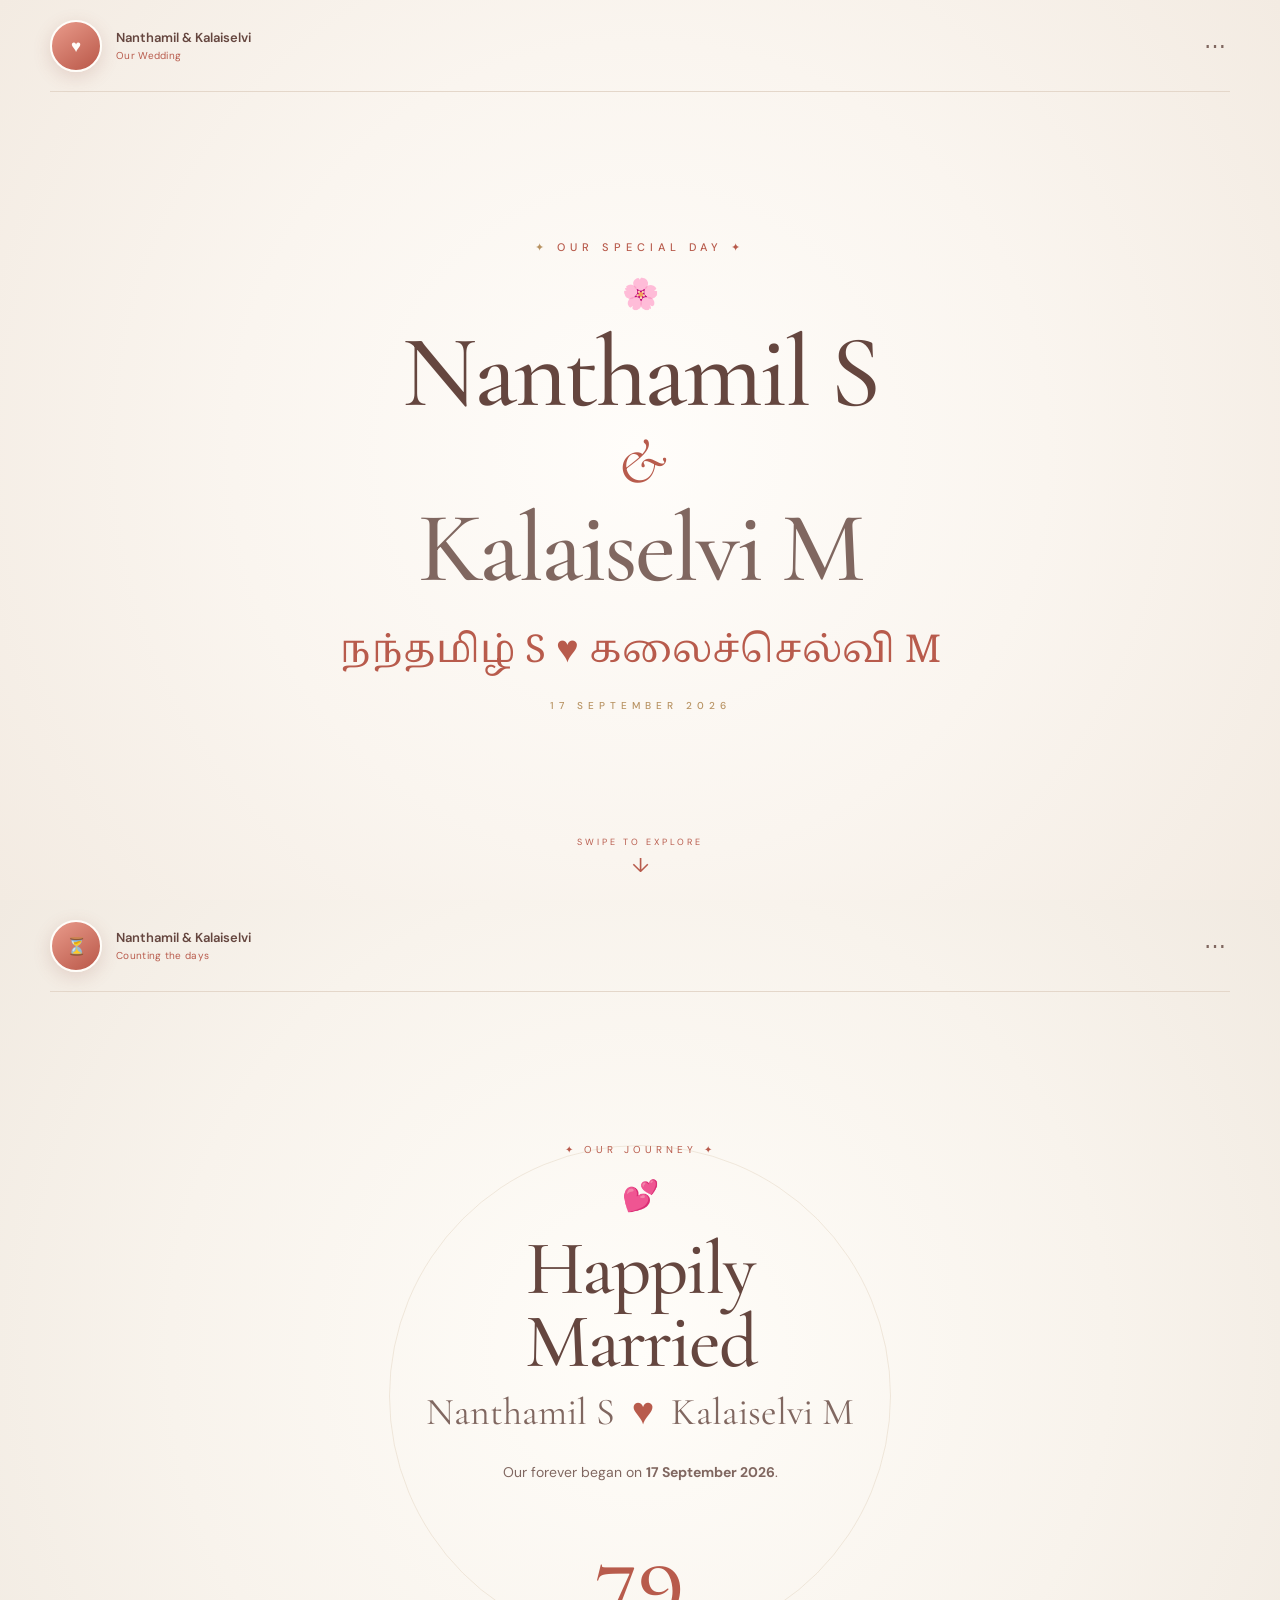
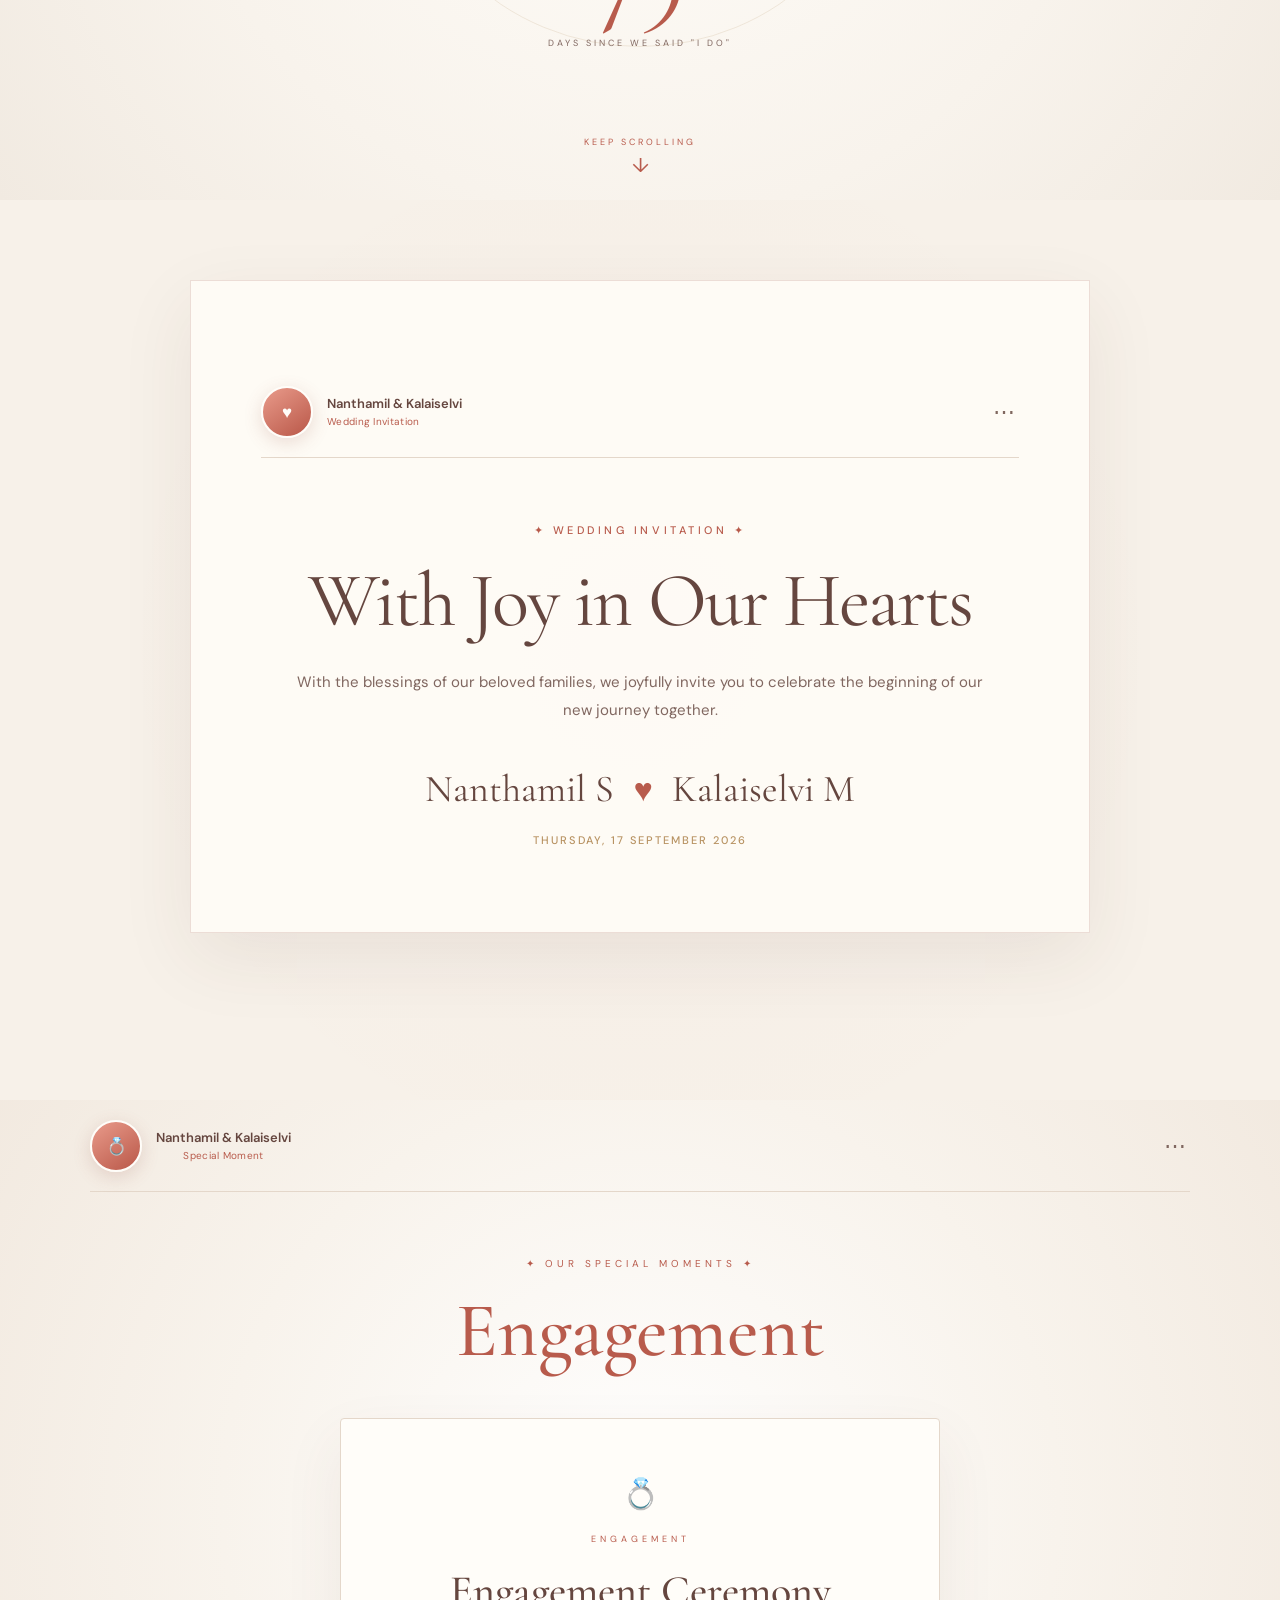
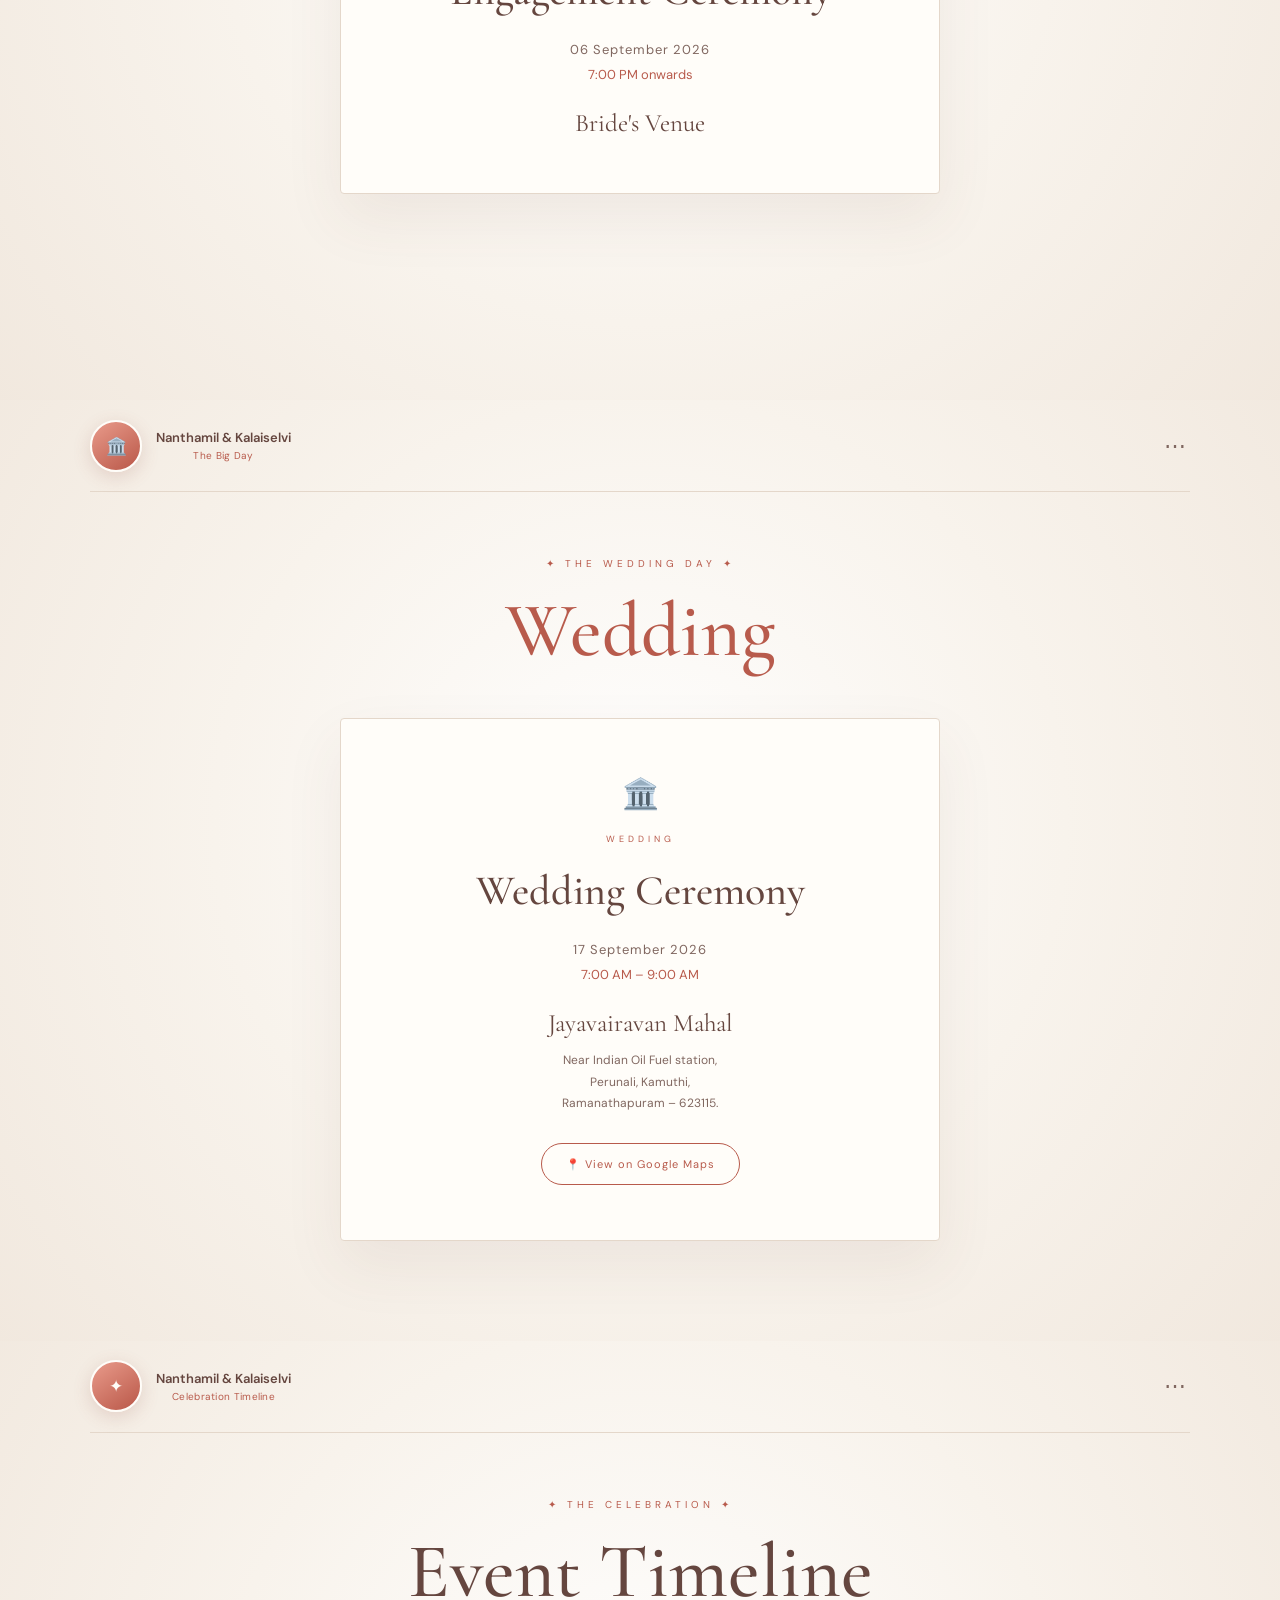
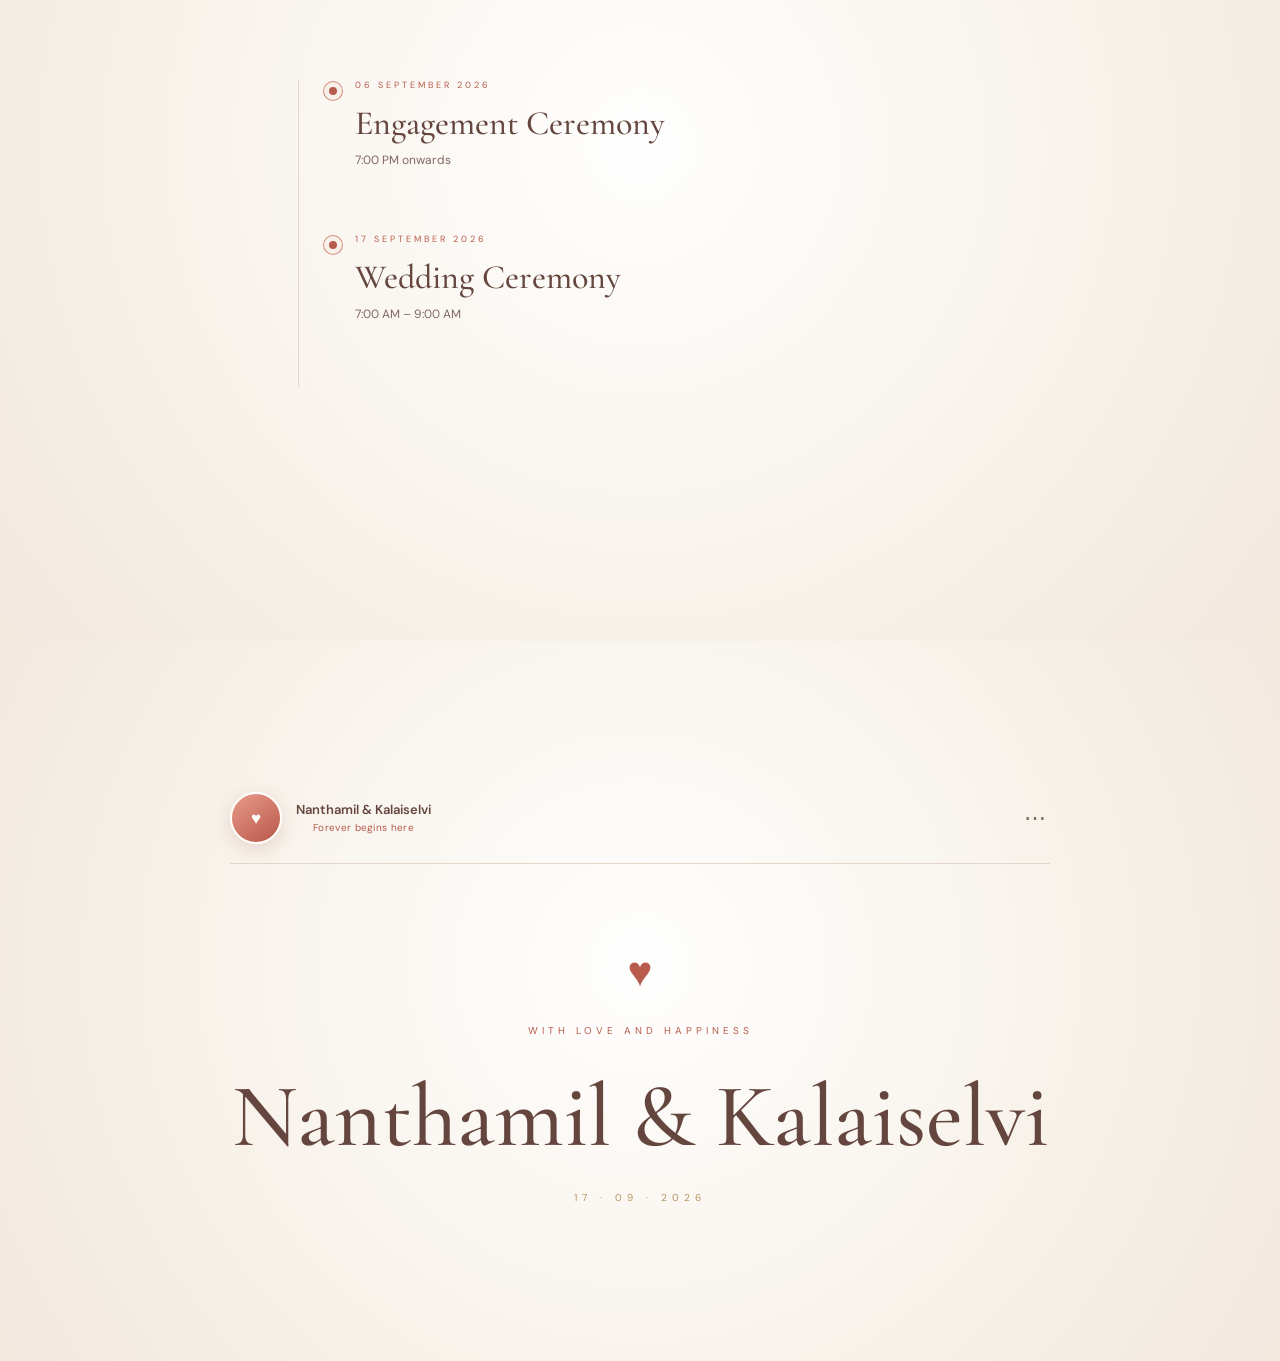
<file: index.html>
<!DOCTYPE html>
<html lang="en">

<head>

    <meta charset="UTF-8">

    <meta name="viewport"
          content="width=device-width, initial-scale=1.0">

    <meta name="description"
          content="Wedding invitation of Nanthamil S and Kalaiselvi M">

    <title>Nanthamil S ♥ Kalaiselvi M</title>

    <link rel="stylesheet" href="style.css">

</head>


<body>


<main>


    <!-- =====================================================
         POST 01 — HERO
         ===================================================== -->

    <section class="hero-section reveal">


        <!-- Instagram-style header -->

        <div class="post-header">

            <div class="post-profile">

                <div class="profile-circle">
                    ♥
                </div>

                <div class="profile-info">

                    <strong>
                        Nanthamil &amp; Kalaiselvi
                    </strong>

                    <span>
                        Our Wedding
                    </span>

                </div>

            </div>


            <div class="post-menu">
                ⋯
            </div>

        </div>



        <!-- Hero content -->

        <div class="hero-content">

            <div class="hero-label">
                ✦ OUR SPECIAL DAY ✦
            </div>


            <div class="hero-flower">
                🌸
            </div>


            <h1 class="hero-title">

                <span>
                    Nanthamil S
                </span>

                <span>
                    &
                </span>

                <span>
                    Kalaiselvi M
                </span>

            </h1>


            <div class="hero-tamil">
                நந்தமிழ் S ♥ கலைச்செல்வி M
            </div>


            <div class="hero-date">
                17 SEPTEMBER 2026
            </div>

        </div>



        <!-- Scroll indicator -->

        <div class="scroll-hint">

            <span>
                SWIPE TO EXPLORE
            </span>

            <div class="scroll-arrow">
                ↓
            </div>

        </div>


    </section>





    <!-- =====================================================
         POST 02 — COUNTDOWN / WEDDING DAY
         ===================================================== -->

    <section class="countdown-section reveal">


        <!-- Instagram-style header -->

        <div class="post-header">

            <div class="post-profile">

                <div class="profile-circle"
                     id="countdown-profile-icon">
                    ⏳
                </div>

                <div class="profile-info">

                    <strong>
                        Nanthamil &amp; Kalaiselvi
                    </strong>

                    <span id="countdown-profile-text">
                        Counting the days
                    </span>

                </div>

            </div>


            <div class="post-menu">
                ⋯
            </div>

        </div>



        <!-- =================================================
             COUNTDOWN CONTENT
             ================================================= -->

        <div class="countdown-content"
             id="countdown-content">


            <!-- =================================================
                 BEFORE WEDDING
                 Visible before 17 September 2026
                 ================================================= -->

            <div id="countdown-before">


                <div class="section-label">
                    ✦ COUNTING DOWN ✦
                </div>


                <h2>
                    Until We Say "I Do"
                </h2>


                <p class="countdown-date">
                    17 September 2026
                </p>


                <!-- Countdown boxes -->

                <div class="countdown">


                    <div class="countdown-box">

                        <span id="days">
                            00
                        </span>

                        <small>
                            DAYS
                        </small>

                    </div>



                    <div class="countdown-box">

                        <span id="hours">
                            00
                        </span>

                        <small>
                            HOURS
                        </small>

                    </div>



                    <div class="countdown-box">

                        <span id="minutes">
                            00
                        </span>

                        <small>
                            MINUTES
                        </small>

                    </div>



                    <div class="countdown-box">

                        <span id="seconds">
                            00
                        </span>

                        <small>
                            SECONDS
                        </small>

                    </div>


                </div>


                <p class="countdown-message">
                    Every second brings us closer to forever ♥
                </p>


            </div>



            <!-- =================================================
                 AFTER WEDDING
                 Hidden before wedding date
                 Shown automatically from 17 September 2026
                 ================================================= -->

            <div id="countdown-after"
                 class="wedding-complete">


                <div class="section-label">
                    ✦ OUR FOREVER BEGINS ✦
                </div>


                <div class="wedding-day-flower">
                    🌸
                </div>


                <h2>
                    We Said "I Do" ♥
                </h2>


                <p class="countdown-date">
                    17 September 2026
                </p>


                <div class="married-message">

                    <p>
                        The wait is over.
                    </p>

                    <p>
                        Our beautiful journey as husband and wife has begun.
                    </p>

                </div>


                <!-- Automatically calculated days together -->

                <div class="days-married">

                    <span id="married-days">
                        0
                    </span>

                    <small>
                        DAYS OF TOGETHERNESS
                    </small>

                </div>


                <p class="forever-message">
                    Here's to love, laughter and a lifetime together.
                </p>


            </div>


        </div>



        <!-- Scroll -->

        <div class="scroll-hint section-scroll">

            <span>
                KEEP SCROLLING
            </span>

            <div class="scroll-arrow">
                ↓
            </div>

        </div>


    </section>





    <!-- =====================================================
         POST 03 — INVITATION
         ===================================================== -->

    <section class="invitation-section reveal">


        <div class="invitation-card">


            <!-- Instagram-style header -->

            <div class="post-header">

                <div class="post-profile">

                    <div class="profile-circle">
                        ♥
                    </div>

                    <div class="profile-info">

                        <strong>
                            Nanthamil &amp; Kalaiselvi
                        </strong>

                        <span>
                            Wedding Invitation
                        </span>

                    </div>

                </div>


                <div class="post-menu">
                    ⋯
                </div>

            </div>



            <!-- Invitation content -->

            <div class="section-label">
                ✦ WEDDING INVITATION ✦
            </div>


            <h2>
                With Joy in Our Hearts
            </h2>


            <p>
                With the blessings of our beloved families,
                we joyfully invite you to celebrate the
                beginning of our new journey together.
            </p>


            <div class="invitation-names">

                Nanthamil S

                <span>
                    ♥
                </span>

                Kalaiselvi M

            </div>


            <div class="invitation-date">
                Thursday, 17 September 2026
            </div>


        </div>


    </section>





    <!-- =====================================================
         POST 04 — ENGAGEMENT
         ===================================================== -->

    <section class="events-section reveal">


        <div class="events-header">


            <!-- Post header -->

            <div class="post-header">

                <div class="post-profile">

                    <div class="profile-circle">
                        💍
                    </div>

                    <div class="profile-info">

                        <strong>
                            Nanthamil &amp; Kalaiselvi
                        </strong>

                        <span>
                            Special Moment
                        </span>

                    </div>

                </div>


                <div class="post-menu">
                    ⋯
                </div>

            </div>


            <div class="section-label">
                ✦ OUR SPECIAL MOMENTS ✦
            </div>


            <h2>
                Engagement
            </h2>


        </div>



        <!-- Engagement card -->

        <div class="event-card">


            <div class="event-icon">
                💍
            </div>


            <div class="event-details">

                <div class="event-type">
                    ENGAGEMENT
                </div>

                <h3>
                    Engagement Ceremony
                </h3>

            </div>


            <div class="event-info">

                <div class="event-date">
                    06 September 2026
                </div>

                <div class="event-time">
                    7:00 PM onwards
                </div>

            </div>


            <div class="event-venue">

                <div class="venue-name">
                    Bride's Venue
                </div>

            </div>


        </div>


    </section>





    <!-- =====================================================
         POST 05 — WEDDING
         ===================================================== -->

    <section class="events-section reveal">


        <div class="events-header">


            <!-- Post header -->

            <div class="post-header">

                <div class="post-profile">

                    <div class="profile-circle">
                        🏛️
                    </div>

                    <div class="profile-info">

                        <strong>
                            Nanthamil &amp; Kalaiselvi
                        </strong>

                        <span>
                            The Big Day
                        </span>

                    </div>

                </div>


                <div class="post-menu">
                    ⋯
                </div>

            </div>


            <div class="section-label">
                ✦ THE WEDDING DAY ✦
            </div>


            <h2>
                Wedding
            </h2>


        </div>



        <!-- Wedding card -->

        <div class="event-card">


            <div class="event-icon">
                🏛️
            </div>


            <div class="event-details">

                <div class="event-type">
                    WEDDING
                </div>

                <h3>
                    Wedding Ceremony
                </h3>

            </div>


            <div class="event-info">

                <div class="event-date">
                    17 September 2026
                </div>

                <div class="event-time">
                    7:00 AM – 9:00 AM
                </div>

            </div>


            <div class="event-venue">

                <div class="venue-name">
                    Jayavairavan Mahal
                </div>


                <div class="venue-address">

                    Near Indian Oil Fuel station,<br>
                    Perunali, Kamuthi,<br>
                    Ramanathapuram – 623115.

                </div>


                <!-- Google Maps link kept unchanged -->

                <a
                    href="https://maps.app.goo.gl/m7ZkYisUsNyrv8iS7"
                    target="_blank"
                    rel="noopener noreferrer"
                    class="map-button">

                    📍 View on Google Maps

                </a>


            </div>


        </div>


    </section>





    <!-- =====================================================
         POST 06 — EVENT TIMELINE
         ===================================================== -->

    <section class="timeline-section reveal">


        <div class="timeline-header">


            <!-- Post header -->

            <div class="post-header">

                <div class="post-profile">

                    <div class="profile-circle">
                        ✦
                    </div>

                    <div class="profile-info">

                        <strong>
                            Nanthamil &amp; Kalaiselvi
                        </strong>

                        <span>
                            Celebration Timeline
                        </span>

                    </div>

                </div>


                <div class="post-menu">
                    ⋯
                </div>

            </div>


            <div class="section-label">
                ✦ THE CELEBRATION ✦
            </div>


            <h2>
                Event Timeline
            </h2>


        </div>



        <!-- Timeline -->

        <div class="timeline">


            <!-- Engagement -->

            <div class="timeline-item reveal">

                <div class="timeline-dot"></div>

                <div class="timeline-date">
                    06 SEPTEMBER 2026
                </div>

                <h3>
                    Engagement Ceremony
                </h3>

                <p>
                    7:00 PM onwards
                </p>

            </div>



            <!-- Wedding -->

            <div class="timeline-item reveal">

                <div class="timeline-dot"></div>

                <div class="timeline-date">
                    17 SEPTEMBER 2026
                </div>

                <h3>
                    Wedding Ceremony
                </h3>

                <p>
                    7:00 AM – 9:00 AM
                </p>

            </div>


        </div>


    </section>





    <!-- =====================================================
         POST 07 — FOOTER
         ===================================================== -->

    <section class="footer reveal">


        <div class="footer-content">


            <!-- Post header -->

            <div class="post-header">

                <div class="post-profile">

                    <div class="profile-circle">
                        ♥
                    </div>

                    <div class="profile-info">

                        <strong>
                            Nanthamil &amp; Kalaiselvi
                        </strong>

                        <span>
                            Forever begins here
                        </span>

                    </div>

                </div>


                <div class="post-menu">
                    ⋯
                </div>

            </div>



            <!-- Footer content -->

            <div class="footer-heart">
                ♥
            </div>


            <p>
                WITH LOVE AND HAPPINESS
            </p>


            <h2>
                Nanthamil &amp; Kalaiselvi
            </h2>


            <p class="footer-date">
                17 · 09 · 2026
            </p>


        </div>


    </section>


</main>



<script src="script.js"></script>


</body>

</html>
</file>
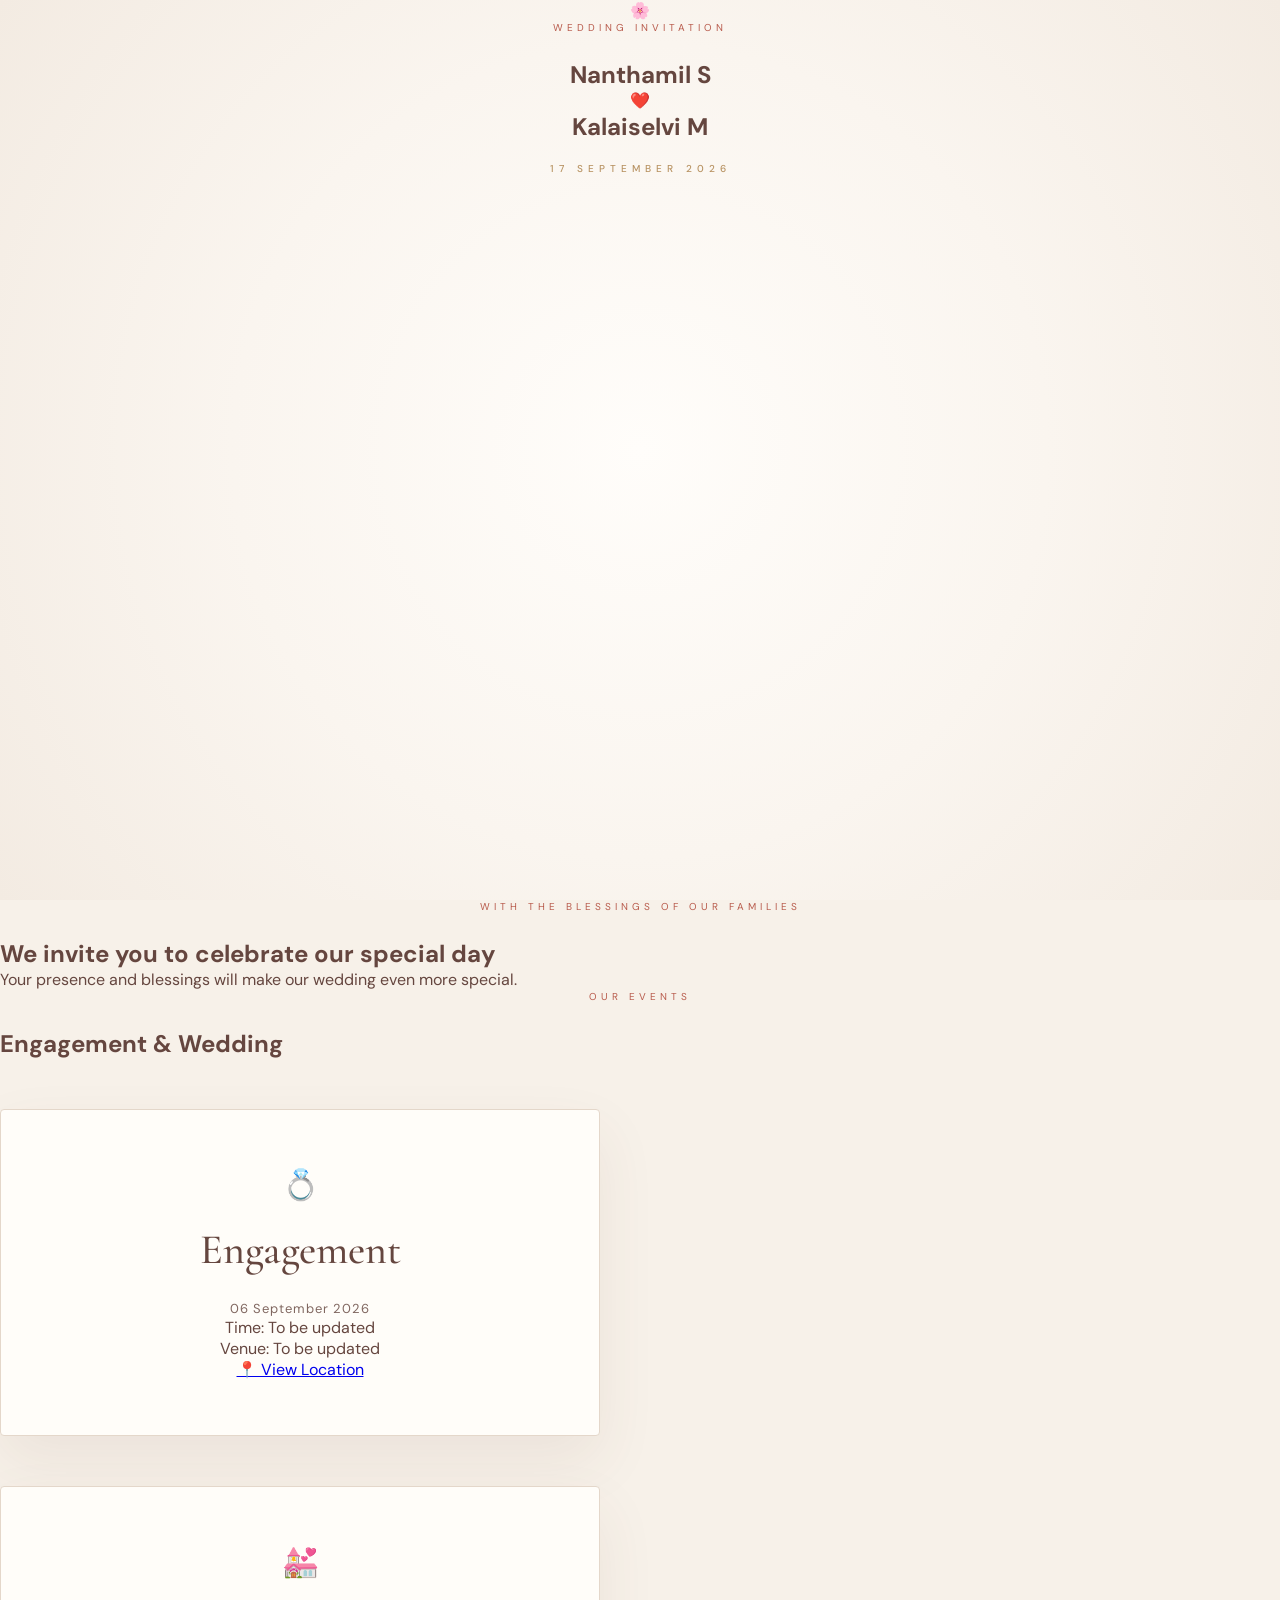
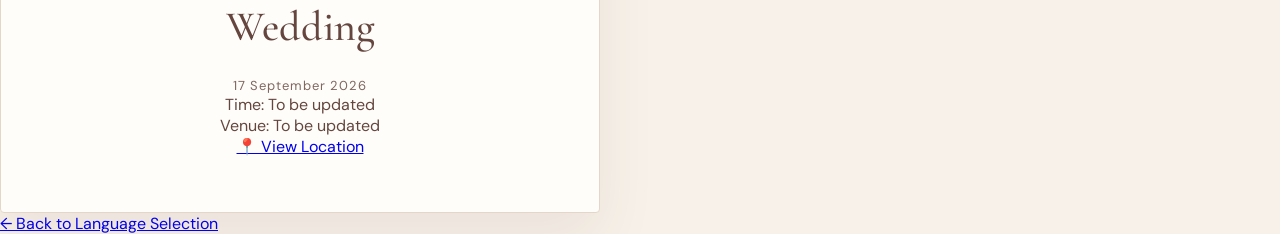
<file: english.html>
<!DOCTYPE html>
<html lang="en">

<head>

    <meta charset="UTF-8">

    <meta name="viewport"
          content="width=device-width, initial-scale=1.0">

    <title>Nanthamil & Kalaiselvi | Wedding Invitation</title>

    <link rel="stylesheet" href="style.css">

</head>

<body class="invitation-page">

    <main>

        <!-- HERO SECTION -->
        <section class="hero-section">

            <div class="symbol">
                🌸
            </div>

            <p class="section-label">
                WEDDING INVITATION
            </p>

            <h1>
                Nanthamil S
            </h1>

            <div class="hero-heart">
                ❤️
            </div>

            <h1>
                Kalaiselvi M
            </h1>

            <p class="hero-date">
                17 September 2026
            </p>

        </section>


        <!-- INTRODUCTION -->
        <section class="content-section">

            <p class="section-label">
                WITH THE BLESSINGS OF OUR FAMILIES
            </p>

            <h2>
                We invite you to celebrate
                our special day
            </h2>

            <p>
                Your presence and blessings
                will make our wedding
                even more special.
            </p>

        </section>


        <!-- EVENTS -->
        <section class="content-section">

            <p class="section-label">
                OUR EVENTS
            </p>

            <h2>
                Engagement & Wedding
            </h2>


            <!-- ENGAGEMENT -->
            <div class="event-card">

                <div class="event-icon">
                    💍
                </div>

                <h3>
                    Engagement
                </h3>

                <p class="event-date">
                    06 September 2026
                </p>

                <p>
                    Time: To be updated
                </p>

                <p>
                    Venue: To be updated
                </p>

                <a
                    href="#"
                    class="event-button">
                    📍 View Location
                </a>

            </div>


            <!-- WEDDING -->
            <div class="event-card">

                <div class="event-icon">
                    💒
                </div>

                <h3>
                    Wedding
                </h3>

                <p class="event-date">
                    17 September 2026
                </p>

                <p>
                    Time: To be updated
                </p>

                <p>
                    Venue: To be updated
                </p>

                <a
                    href="#"
                    class="event-button">
                    📍 View Location
                </a>

            </div>

        </section>


        <!-- BACK BUTTON -->
        <section class="back-section">

            <a
                href="index.html"
                class="back-button">
                ← Back to Language Selection
            </a>

        </section>

    </main>

</body>

</html>
</file>
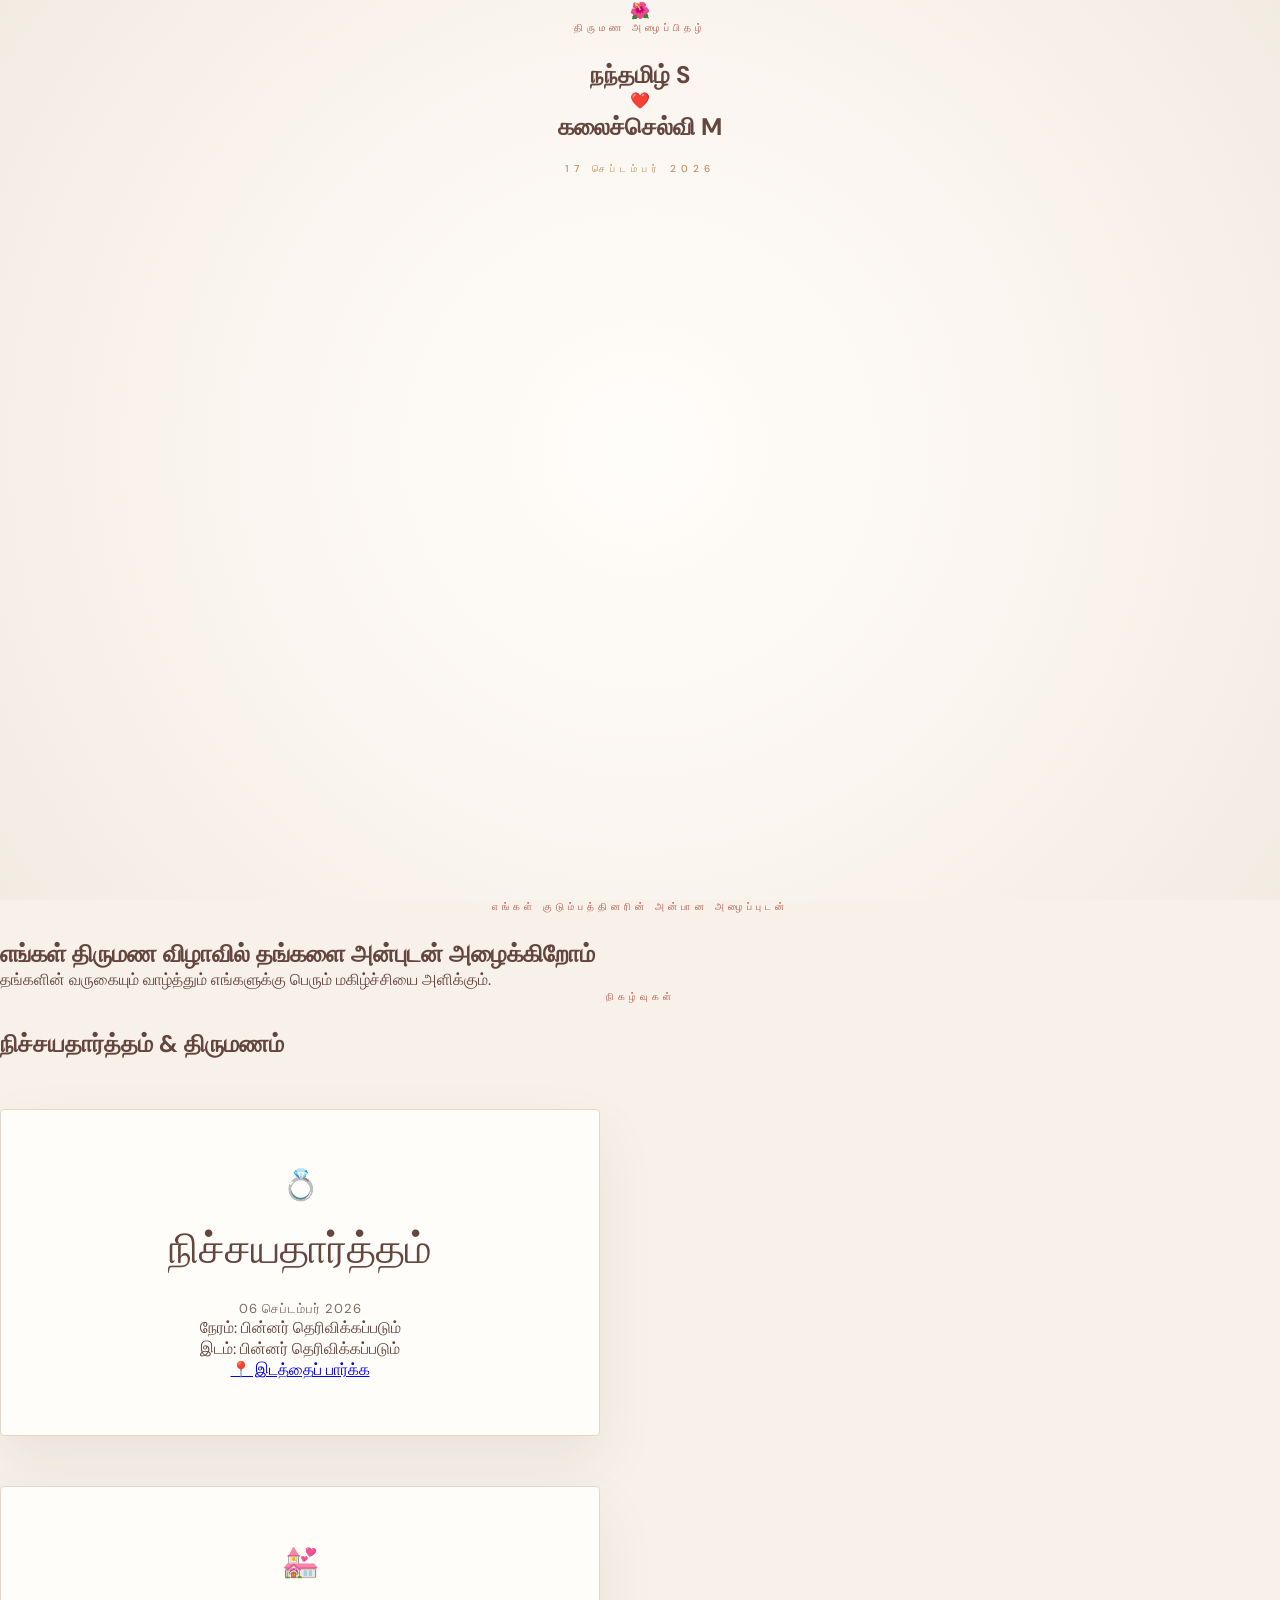
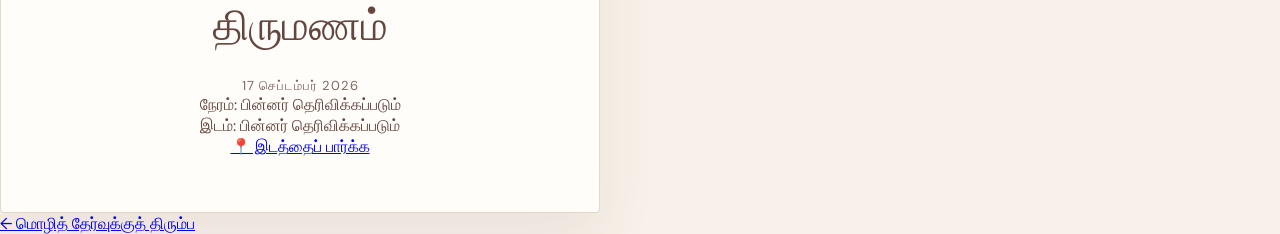
<file: tamil.html>
<!DOCTYPE html>
<html lang="ta">

<head>

    <meta charset="UTF-8">

    <meta name="viewport"
          content="width=device-width, initial-scale=1.0">

    <title>நந்தமிழ் & கலைச்செல்வி | திருமண அழைப்பிதழ்</title>

    <link rel="stylesheet" href="style.css">

</head>

<body class="invitation-page tamil-page">

    <main>

        <!-- HERO SECTION -->
        <section class="hero-section">

            <div class="symbol">
                🌺
            </div>

            <p class="section-label">
                திருமண அழைப்பிதழ்
            </p>

            <h1>
                நந்தமிழ் S
            </h1>

            <div class="hero-heart">
                ❤️
            </div>

            <h1>
                கலைச்செல்வி M
            </h1>

            <p class="hero-date">
                17 செப்டம்பர் 2026
            </p>

        </section>


        <!-- INTRODUCTION -->
        <section class="content-section">

            <p class="section-label">
                எங்கள் குடும்பத்தினரின்
                அன்பான அழைப்புடன்
            </p>

            <h2>
                எங்கள் திருமண விழாவில்
                தங்களை அன்புடன்
                அழைக்கிறோம்
            </h2>

            <p>
                தங்களின் வருகையும்
                வாழ்த்தும் எங்களுக்கு
                பெரும் மகிழ்ச்சியை அளிக்கும்.
            </p>

        </section>


        <!-- EVENTS -->
        <section class="content-section">

            <p class="section-label">
                நிகழ்வுகள்
            </p>

            <h2>
                நிச்சயதார்த்தம் & திருமணம்
            </h2>


            <!-- ENGAGEMENT -->
            <div class="event-card">

                <div class="event-icon">
                    💍
                </div>

                <h3>
                    நிச்சயதார்த்தம்
                </h3>

                <p class="event-date">
                    06 செப்டம்பர் 2026
                </p>

                <p>
                    நேரம்: பின்னர் தெரிவிக்கப்படும்
                </p>

                <p>
                    இடம்: பின்னர் தெரிவிக்கப்படும்
                </p>

                <a
                    href="#"
                    class="event-button">
                    📍 இடத்தைப் பார்க்க
                </a>

            </div>


            <!-- WEDDING -->
            <div class="event-card">

                <div class="event-icon">
                    💒
                </div>

                <h3>
                    திருமணம்
                </h3>

                <p class="event-date">
                    17 செப்டம்பர் 2026
                </p>

                <p>
                    நேரம்: பின்னர் தெரிவிக்கப்படும்
                </p>

                <p>
                    இடம்: பின்னர் தெரிவிக்கப்படும்
                </p>

                <a
                    href="#"
                    class="event-button">
                    📍 இடத்தைப் பார்க்க
                </a>

            </div>

        </section>


        <!-- BACK BUTTON -->
        <section class="back-section">

            <a
                href="index.html"
                class="back-button">
                ← மொழித் தேர்வுக்குத் திரும்ப
            </a>

        </section>

    </main>

</body>

</html>
</file>
<file: style.css>
/* =========================================================
   GOOGLE FONTS
   ========================================================= */

@import url('https://fonts.googleapis.com/css2?family=Cormorant+Garamond:wght@400;500;600;700&family=DM+Sans:wght@400;500;600;700&family=Noto+Serif+Tamil:wght@400;500;600&display=swap');


/* =========================================================
   ROOT
   ========================================================= */

:root {

    --bg-main: #f7f1e9;
    --bg-soft: #fbf7f1;
    --bg-card: #fffdf9;

    --text-main: #65463f;
    --text-secondary: #806760;

    --accent: #b85b4c;
    --accent-dark: #9f493d;
    --accent-light: #d98d7e;

    --gold: #b89363;

    --line: #e4d7ca;

    --white: #fffdf9;

    --font-display: "Cormorant Garamond", Georgia, serif;
    --font-body: "DM Sans", Arial, sans-serif;
    --font-tamil: "Noto Serif Tamil", serif;
}


/* =========================================================
   RESET
   ========================================================= */

* {
    margin: 0;
    padding: 0;
    box-sizing: border-box;
}

html {
    scroll-behavior: smooth;
}

body {
    width: 100%;
    min-height: 100%;
    margin: 0;

    background: var(--bg-main);

    color: var(--text-main);

    font-family: var(--font-body);

    overflow-x: hidden;

    -webkit-font-smoothing: antialiased;
    text-rendering: optimizeLegibility;
}

main {
    width: 100%;
}

section {
    width: 100%;
    position: relative;
}

.reveal {
    opacity: 1;
    transform: none;
}


/* =========================================================
   COMMON SECTION BACKGROUND
   ========================================================= */

.hero-section,
.countdown-section,
.invitation-section,
.events-section,
.timeline-section,
.footer {

    width: 100%;

    min-height: 100vh;

    position: relative;

    background:
        radial-gradient(
            circle at 50% 45%,
            rgba(255,255,255,0.96) 0%,
            rgba(248,243,236,0.96) 52%,
            rgba(241,232,222,0.98) 100%
        );
}


/* =========================================================
   POST HEADER
   ========================================================= */

.post-header {

    width: min(1180px, calc(100% - 80px));

    min-height: 92px;

    margin: 0 auto;

    display: flex;

    align-items: center;

    justify-content: space-between;

    border-bottom: 1px solid var(--line);

    position: relative;

    z-index: 20;
}

.post-profile {

    display: flex;

    align-items: center;

    gap: 14px;
}

.profile-circle {

    width: 52px;
    height: 52px;

    flex-shrink: 0;

    border-radius: 50%;

    display: flex;

    align-items: center;
    justify-content: center;

    background:
        linear-gradient(
            145deg,
            #e99b8b,
            #b95748
        );

    color: var(--white);

    font-size: 17px;

    border: 2px solid var(--white);

    box-shadow:
        0 5px 18px rgba(150,80,65,0.18);
}

.profile-info {

    display: flex;

    flex-direction: column;

    gap: 3px;
}

.profile-info strong {

    font-family: var(--font-body);

    font-size: 13px;

    font-weight: 600;

    color: var(--text-main);
}

.profile-info span {

    font-size: 10px;

    color: var(--accent);

    letter-spacing: 0.3px;
}

.post-menu {

    font-size: 22px;

    color: var(--text-secondary);

    letter-spacing: 4px;

    line-height: 1;
}


/* =========================================================
   HERO
   ========================================================= */

.hero-section {

    min-height: 100vh;

    display: flex;

    flex-direction: column;

    align-items: center;

    background:
        radial-gradient(
            circle at 50% 50%,
            #fffdfa 0%,
            #faf5ef 52%,
            #f3ebe2 100%
        );
}

.hero-content {

    width: 100%;

    flex: 1;

    display: flex;

    flex-direction: column;

    align-items: center;

    justify-content: center;

    text-align: center;

    padding: 60px 30px 100px;

    position: relative;

    margin: 0 auto;

    max-width: 1200px;
}


/* =========================================================
   HERO LABEL
   ========================================================= */

.hero-label {

    color: var(--accent);

    font-family: var(--font-body);

    font-size: 11px;

    font-weight: 500;

    letter-spacing: 5px;

    margin-bottom: 25px;

    text-transform: uppercase;
}

.hero-label::first-letter {
    color: var(--gold);
}


/* =========================================================
   HERO FLOWER
   ========================================================= */

.hero-flower {

    font-size: 30px;

    line-height: 1;

    margin-bottom: 22px;

    animation: flowerFloat 4s ease-in-out infinite;
}

@keyframes flowerFloat {

    0%,
    100% {
        transform: translateY(0);
    }

    50% {
        transform: translateY(-5px);
    }
}


/* =========================================================
   HERO TITLE
   ========================================================= */

.hero-title {

    width: 100%;

    margin: 0;

    display: flex;

    flex-direction: column;

    align-items: center;

    justify-content: center;

    text-align: center;

    font-family: var(--font-display);

    font-weight: 500;

    line-height: 0.82;

    letter-spacing: -3px;
}

.hero-title span:nth-child(1) {

    color: var(--text-main);

    font-size: clamp(72px, 8vw, 128px);
}

.hero-title span:nth-child(2) {

    color: var(--accent);

    font-size: clamp(48px, 5vw, 76px);

    line-height: 0.9;

    margin: 18px 0;

    font-family: var(--font-display);

    font-style: italic;

    font-weight: 400;
}

.hero-title span:nth-child(3) {

    color: var(--text-secondary);

    font-size: clamp(68px, 7.8vw, 124px);
}


/* =========================================================
   TAMIL NAMES
   ========================================================= */

.hero-tamil {

    margin-top: 35px;

    font-family: var(--font-tamil);

    font-size: clamp(25px, 3vw, 42px);

    line-height: 1.4;

    color: var(--accent);

    text-align: center;

    font-weight: 400;

    letter-spacing: 0;
}


/* =========================================================
   HERO DATE
   ========================================================= */

.hero-date {

    margin-top: 20px;

    font-family: var(--font-body);

    font-size: 10px;

    font-weight: 500;

    color: var(--gold);

    letter-spacing: 5px;

    text-transform: uppercase;
}


/* =========================================================
   SCROLL HINT
   ========================================================= */

.scroll-hint {

    position: absolute;

    bottom: 25px;

    left: 50%;

    transform: translateX(-50%);

    display: flex;

    flex-direction: column;

    align-items: center;

    gap: 7px;

    color: var(--text-secondary);

    text-align: center;

    z-index: 5;
}

.scroll-hint span {

    font-family: var(--font-body);

    font-size: 9px;

    letter-spacing: 3px;

    color: var(--accent);

    white-space: nowrap;
}

.scroll-arrow {

    color: var(--accent);

    font-size: 20px;

    line-height: 1;

    animation: scrollArrow 1.8s ease-in-out infinite;
}

@keyframes scrollArrow {

    0% {
        transform: translateY(0);
        opacity: 0.5;
    }

    50% {
        transform: translateY(5px);
        opacity: 1;
    }

    100% {
        transform: translateY(0);
        opacity: 0.5;
    }
}


/* =========================================================
   COUNTDOWN
   ========================================================= */

.countdown-section {

    min-height: 100vh;

    display: flex;

    flex-direction: column;

    align-items: center;

    background:
        radial-gradient(
            circle at 50% 50%,
            #fffdf9 0%,
            #f8f3ec 60%,
            #f1eae1 100%
        );
}

.countdown-content {

    flex: 1;

    width: 100%;

    display: flex;

    flex-direction: column;

    align-items: center;

    justify-content: center;

    text-align: center;

    padding: 80px 20px;

    position: relative;
}

.countdown-content::before {

    content: "";

    position: absolute;

    width: min(500px, 80vw);

    height: min(500px, 80vw);

    border-radius: 50%;

    border: 1px solid rgba(185,152,106,0.18);

    pointer-events: none;
}


/* =========================================================
   SECTION LABEL
   ========================================================= */

.section-label {

    font-family: var(--font-body);

    font-size: 10px;

    letter-spacing: 4px;

    color: var(--accent);

    text-transform: uppercase;

    margin-bottom: 25px;

    text-align: center;
}


/* =========================================================
   HEADINGS
   ========================================================= */

.countdown-content h2,
.invitation-card h2,
.events-header h2,
.timeline-header h2 {

    font-family: var(--font-display);

    font-size: clamp(48px, 6vw, 82px);

    font-weight: 500;

    line-height: 0.95;

    color: var(--text-main);

    text-align: center;

    margin: 0;
}

.countdown-date {

    margin-top: 20px;

    color: var(--text-secondary);

    font-size: 12px;

    letter-spacing: 2px;
}


/* =========================================================
   COUNTDOWN BOXES
   ========================================================= */

.countdown {

    margin-top: 45px;

    display: flex;

    align-items: center;

    justify-content: center;

    gap: 14px;

    flex-wrap: wrap;

    position: relative;

    z-index: 2;
}

.countdown-box {

    width: 104px;

    height: 115px;

    border-radius: 18px;

    background: rgba(255,253,249,0.92);

    border: 1px solid #e4d9cd;

    display: flex;

    flex-direction: column;

    align-items: center;

    justify-content: center;

    box-shadow:
        0 18px 40px rgba(110,70,55,0.08);
}

.countdown-box span {

    font-family: var(--font-display);

    font-size: 38px;

    line-height: 1;

    color: var(--accent);

    font-weight: 500;
}

.countdown-box small {

    margin-top: 10px;

    font-family: var(--font-body);

    font-size: 8px;

    color: var(--text-secondary);

    letter-spacing: 2px;
}


/* =========================================================
   =========================================================
   INVITATION SECTION
   IMPORTANT FIX
   =========================================================
   ========================================================= */

/*
   The invitation section is deliberately forced to a
   normal vertical document flow.

   This prevents the invitation card from appearing
   on the RIGHT SIDE of the screen.
*/

.invitation-section {

    width: 100% !important;

    min-height: 100vh;

    display: block !important;

    position: relative;

    padding: 0 20px 100px;

    margin: 0;

    text-align: center;

    background:
        radial-gradient(
            circle at center,
            rgba(184,77,64,0.035) 0%,
            rgba(184,77,64,0.012) 35%,
            transparent 70%
        );

    overflow: hidden;
}


/* =========================================================
   INVITATION HEADER
   ========================================================= */

/*
   Header is a separate full-width row.
*/

.invitation-section > .post-header {

    width: min(1180px, calc(100% - 80px)) !important;

    min-height: 92px;

    margin: 0 auto !important;

    display: flex !important;

    flex-direction: row !important;

    align-items: center;

    justify-content: space-between;

    position: relative;

    left: auto !important;

    right: auto !important;

    transform: none !important;
}


/* =========================================================
   INVITATION CARD
   ========================================================= */

.invitation-card {

    width: min(900px, 100%) !important;

    max-width: 900px !important;

    min-height: auto;

    margin: 80px auto 0 !important;

    padding: 85px 70px;

    display: flex !important;

    flex-direction: column !important;

    align-items: center !important;

    justify-content: center !important;

    position: relative;

    left: auto !important;

    right: auto !important;

    top: auto !important;

    transform: none !important;

    float: none !important;

    clear: both;

    text-align: center !important;

    background: rgba(255,252,247,0.92);

    border: 1px solid rgba(143,64,53,0.16);

    box-shadow:
        0 25px 70px rgba(74,48,42,0.08);
}


/* =========================================================
   INVITATION CARD HEADER
   ========================================================= */

/*
   If post-header exists inside invitation-card,
   keep it at the top without affecting center alignment.
*/

.invitation-card .post-header {

    width: 100%;

    margin: 0 0 65px;

    display: flex;

    flex-direction: row;

    align-items: center;

    justify-content: space-between;

    text-align: left;
}


/* =========================================================
   INVITATION LABEL
   ========================================================= */

.invitation-card .section-label {

    width: 100%;

    margin: 0 0 28px;

    text-align: center;

    color: var(--accent);

    font-family: var(--font-body);

    font-size: 11px;

    font-weight: 500;

    letter-spacing: 0.32em;

    text-transform: uppercase;
}


/* =========================================================
   INVITATION TITLE
   ========================================================= */

.invitation-card h2 {

    width: 100%;

    margin: 0 auto 30px;

    text-align: center;

    font-family: var(--font-display);

    font-size: clamp(48px, 6vw, 82px);

    font-weight: 400;

    line-height: 0.95;

    letter-spacing: -0.025em;

    color: var(--text-main);
}


/* =========================================================
   INVITATION DESCRIPTION
   ========================================================= */

.invitation-card > p {

    width: min(700px, 100%);

    margin: 0 auto 42px;

    text-align: center;

    font-family: var(--font-body);

    font-size: 15px;

    font-weight: 400;

    line-height: 1.9;

    color: var(--text-secondary);
}


/* =========================================================
   INVITATION NAMES
   ========================================================= */

.invitation-names {

    width: 100%;

    margin: 0 auto 20px;

    text-align: center;

    font-family: var(--font-display);

    font-size: clamp(27px, 3vw, 38px);

    font-weight: 400;

    line-height: 1.2;

    color: var(--text-main);
}

.invitation-names span {

    display: inline-block;

    margin: 0 10px;

    color: var(--accent);

    font-size: 0.85em;
}


/* =========================================================
   INVITATION DATE
   ========================================================= */

.invitation-date {

    width: 100%;

    margin: 0;

    text-align: center;

    font-family: var(--font-body);

    font-size: 11px;

    font-weight: 500;

    letter-spacing: 0.18em;

    text-transform: uppercase;

    color: var(--gold);
}


/* =========================================================
   EVENTS
   ========================================================= */

.events-section {

    min-height: 100vh;

    padding: 0 20px 100px;

    display: flex;

    flex-direction: column;

    align-items: center;
}

.events-header {

    width: min(1100px, 100%);

    text-align: center;
}

.events-header .post-header {

    width: 100%;

    margin-bottom: 65px;
}

.events-header h2 {

    color: var(--accent);
}


/* =========================================================
   EVENT CARD
   ========================================================= */

.event-card {

    width: min(600px, 100%);

    margin-top: 50px;

    padding: 55px 40px;

    text-align: center;

    background: var(--bg-card);

    border: 1px solid var(--line);

    border-radius: 4px;

    box-shadow:
        0 25px 60px rgba(100,65,50,0.08);
}

.event-icon {

    font-size: 30px;

    margin-bottom: 20px;
}

.event-type {

    font-size: 9px;

    letter-spacing: 4px;

    color: var(--accent);

    margin-bottom: 20px;
}

.event-card h3 {

    font-family: var(--font-display);

    font-size: 42px;

    font-weight: 500;

    color: var(--text-main);

    margin-bottom: 25px;
}

.event-date {

    font-size: 13px;

    color: var(--text-secondary);

    letter-spacing: 1px;
}

.event-time {

    margin-top: 8px;

    font-size: 13px;

    color: var(--accent);
}

.venue-name {

    margin-top: 25px;

    font-family: var(--font-display);

    font-size: 25px;

    color: var(--text-main);
}

.venue-address {

    margin-top: 12px;

    color: var(--text-secondary);

    font-size: 12px;

    line-height: 1.8;
}


/* =========================================================
   MAP BUTTON
   ========================================================= */

.map-button {

    display: inline-flex;

    align-items: center;

    justify-content: center;

    margin-top: 28px;

    padding: 13px 24px;

    border: 1px solid var(--accent);

    border-radius: 30px;

    color: var(--accent);

    text-decoration: none;

    font-size: 11px;

    letter-spacing: 1px;

    transition:
        background 0.3s ease,
        color 0.3s ease,
        transform 0.3s ease;
}

.map-button:hover {

    background: var(--accent);

    color: var(--white);

    transform: translateY(-2px);
}


/* =========================================================
   TIMELINE
   ========================================================= */

.timeline-section {

    min-height: 100vh;

    padding: 0 20px 100px;

    display: flex;

    flex-direction: column;

    align-items: center;
}

.timeline-header {

    width: min(1100px, 100%);

    text-align: center;
}

.timeline-header .post-header {

    width: 100%;

    margin-bottom: 65px;
}

.timeline-header h2 {

    color: var(--text-main);
}

.timeline {

    width: min(700px, 100%);

    margin-top: 70px;

    position: relative;

    padding-left: 35px;
}

.timeline::before {

    content: "";

    position: absolute;

    left: 8px;

    top: 0;

    bottom: 0;

    width: 1px;

    background: var(--line);
}

.timeline-item {

    position: relative;

    padding: 0 0 65px 30px;
}

.timeline-dot {

    position: absolute;

    left: -1px;

    top: 3px;

    width: 18px;

    height: 18px;

    border-radius: 50%;

    background: var(--accent);

    border: 5px solid var(--bg-main);

    box-shadow:
        0 0 0 1px var(--accent-light);
}

.timeline-date {

    font-size: 9px;

    letter-spacing: 3px;

    color: var(--accent);

    margin-bottom: 12px;
}

.timeline-item h3 {

    font-family: var(--font-display);

    font-size: 34px;

    font-weight: 500;

    color: var(--text-main);
}

.timeline-item p {

    margin-top: 8px;

    font-size: 12px;

    color: var(--text-secondary);
}


/* =========================================================
   FOOTER
   ========================================================= */

.footer {

    min-height: 80vh;

    display: flex;

    align-items: center;

    justify-content: center;

    text-align: center;

    padding: 60px 20px;
}

.footer-content {

    width: min(900px, 100%);
}

.footer-content .post-header {

    margin-bottom: 80px;
}

.footer-heart {

    font-size: 42px;

    color: var(--accent);

    margin-bottom: 25px;

    animation: heartBeat 2s ease-in-out infinite;
}

@keyframes heartBeat {

    0%,
    100% {
        transform: scale(1);
    }

    50% {
        transform: scale(1.08);
    }
}

.footer-content > p {

    font-size: 10px;

    letter-spacing: 4px;

    color: var(--accent);

    margin-bottom: 25px;
}

.footer-content h2 {

    font-family: var(--font-display);

    font-size: clamp(48px, 7vw, 90px);

    font-weight: 500;

    color: var(--text-main);
}

.footer-date {

    margin-top: 20px;

    color: var(--gold) !important;

    letter-spacing: 5px !important;
}


/* =========================================================
   TABLET
   ========================================================= */

@media (max-width: 900px) {

    .post-header {

        width: calc(100% - 40px);
        min-height: 82px;
    }

    .hero-content {

        padding-left: 20px;
        padding-right: 20px;
    }

    .hero-title span:nth-child(1) {

        font-size: clamp(58px, 10vw, 90px);
    }

    .hero-title span:nth-child(3) {

        font-size: clamp(55px, 9.5vw, 86px);
    }

    .hero-title span:nth-child(2) {

        font-size: 52px;

        margin: 14px 0;
    }

    .invitation-card {

        width: min(850px, 100%) !important;

        padding: 65px 45px;
    }
}


/* =========================================================
   MOBILE
   ========================================================= */

@media (max-width: 600px) {

    body {

        width: 100%;

        background: var(--bg-main);
    }


    /* ---------------------------------------------
       HEADER
       --------------------------------------------- */

    .post-header {

        width: calc(100% - 30px);

        min-height: 75px;
    }

    .profile-circle {

        width: 45px;
        height: 45px;

        font-size: 15px;
    }

    .profile-info strong {

        font-size: 11px;
    }

    .profile-info span {

        font-size: 9px;
    }

    .post-menu {

        font-size: 18px;
    }


    /* ---------------------------------------------
       HERO
       --------------------------------------------- */

    .hero-content {

        padding: 50px 15px 90px;

        justify-content: center;

        align-items: center;

        text-align: center;
    }

    .hero-label {

        font-size: 8px;

        letter-spacing: 3px;

        margin-bottom: 18px;
    }

    .hero-flower {

        font-size: 25px;

        margin-bottom: 18px;
    }

    .hero-title {

        width: 100%;

        line-height: 0.86;

        letter-spacing: -1.5px;
    }

    .hero-title span:nth-child(1) {

        font-size: clamp(50px, 15vw, 72px);
    }

    .hero-title span:nth-child(2) {

        font-size: 42px;

        margin: 12px 0;
    }

    .hero-title span:nth-child(3) {

        font-size: clamp(48px, 14vw, 70px);
    }

    .hero-tamil {

        margin-top: 25px;

        font-size: clamp(20px, 6vw, 28px);

        line-height: 1.5;

        text-align: center;
    }

    .hero-date {

        font-size: 8px;

        letter-spacing: 3px;

        margin-top: 15px;
    }

    .scroll-hint {

        bottom: 18px;
    }

    .scroll-hint span {

        font-size: 7px;

        letter-spacing: 2px;
    }


    /* ---------------------------------------------
       COUNTDOWN
       --------------------------------------------- */

    .countdown-content {

        padding: 70px 15px 90px;

        text-align: center;
    }

    .countdown-content h2 {

        width: 100%;

        text-align: center;

        font-size: 50px;
    }

    .countdown {

        gap: 9px;

        margin-top: 35px;
    }

    .countdown-box {

        width: 76px;

        height: 90px;

        border-radius: 14px;
    }

    .countdown-box span {

        font-size: 30px;
    }

    .countdown-box small {

        font-size: 7px;

        letter-spacing: 1.5px;

        margin-top: 7px;
    }


    /* =================================================
       INVITATION MOBILE
       ================================================= */

    /*
       VERY IMPORTANT:
       Do NOT use flex row here.
       Everything is stacked vertically and centered.
    */

    .invitation-section {

        width: 100% !important;

        min-height: 100svh;

        display: block !important;

        padding: 0 12px 70px !important;

        margin: 0 !important;

        text-align: center !important;

        overflow: hidden;
    }


    /* Header stays full width */

    .invitation-section > .post-header {

        width: 100% !important;

        min-height: 70px;

        margin: 0 auto !important;

        display: flex !important;

        flex-direction: row !important;

        align-items: center !important;

        justify-content: space-between !important;

        transform: none !important;

        left: auto !important;

        right: auto !important;
    }


    /* Card becomes full centered block */

    .invitation-card {

        width: 100% !important;

        max-width: 100% !important;

        margin: 35px auto 0 !important;

        padding: 55px 18px !important;

        display: flex !important;

        flex-direction: column !important;

        align-items: center !important;

        justify-content: center !important;

        text-align: center !important;

        transform: none !important;

        left: auto !important;

        right: auto !important;

        top: auto !important;

        float: none !important;
    }


    /* Label */

    .invitation-card .section-label {

        width: 100% !important;

        display: block !important;

        margin: 0 auto 22px !important;

        text-align: center !important;

        font-size: 9px;

        letter-spacing: 0.25em;
    }


    /* THIS FIXES "WITH JOY IN OUR HEARTS"
       ---------------------------------- */

    .invitation-card h2 {

        width: 100% !important;

        display: block !important;

        margin: 0 auto 26px !important;

        text-align: center !important;

        font-family: var(--font-display);

        font-size: 44px;

        line-height: 0.98;

        font-weight: 400;

        color: var(--text-main);
    }


    /* Description */

    .invitation-card > p {

        width: 100% !important;

        display: block !important;

        margin: 0 auto 34px !important;

        text-align: center !important;

        font-size: 12px;

        line-height: 1.75;

        color: var(--text-secondary);
    }


    /* Couple names */

    .invitation-card .invitation-names {

        width: 100% !important;

        display: block !important;

        margin: 0 auto 20px !important;

        text-align: center !important;

        font-size: 25px;

        line-height: 1.35;

        color: var(--text-main);
    }


    .invitation-card .invitation-names span {

        margin: 0 5px;

        color: var(--accent);
    }


    /* Date */

    .invitation-card .invitation-date {

        width: 100% !important;

        display: block !important;

        margin: 0 auto !important;

        text-align: center !important;

        font-size: 9px;

        letter-spacing: 0.14em;

        color: var(--gold);
    }


    /* If header happens to be INSIDE the card */

    .invitation-card .post-header {

        width: 100% !important;

        margin: 0 0 45px !important;

        display: flex !important;

        flex-direction: row !important;

        justify-content: space-between !important;

        text-align: left !important;
    }


    /* ---------------------------------------------
       EVENTS
       --------------------------------------------- */

    .events-section {

        padding-left: 15px;

        padding-right: 15px;
    }

    .events-header .post-header {

        margin-bottom: 50px;
    }

    .events-header h2 {

        font-size: 50px;

        text-align: center;
    }

    .event-card {

        width: 100%;

        margin-top: 40px;

        padding: 45px 20px;
    }

    .event-card h3 {

        font-size: 34px;
    }

    .venue-name {

        font-size: 23px;
    }


    /* ---------------------------------------------
       TIMELINE
       --------------------------------------------- */

    .timeline {

        margin-top: 50px;

        padding-left: 25px;
    }

    .timeline-item {

        padding-left: 25px;
    }

    .timeline-item h3 {

        font-size: 29px;
    }


    /* ---------------------------------------------
       FOOTER
       --------------------------------------------- */

    .footer-content .post-header {

        margin-bottom: 60px;
    }

    .footer-content h2 {

        font-size: 55px;
    }
}


/* =========================================================
   VERY SMALL MOBILE
   ========================================================= */

@media (max-width: 380px) {

    .hero-title span:nth-child(1) {

        font-size: 46px;
    }

    .hero-title span:nth-child(2) {

        font-size: 36px;
    }

    .hero-title span:nth-child(3) {

        font-size: 44px;
    }

    .hero-tamil {

        font-size: 18px;
    }

    .countdown-box {

        width: 70px;

        height: 84px;
    }

    .countdown-box span {

        font-size: 27px;
    }

    .invitation-card {

        padding-left: 14px !important;

        padding-right: 14px !important;
    }

    .invitation-card h2 {

        font-size: 40px;
    }

    .invitation-card .invitation-names {

        font-size: 23px;
    }
}


/* =========================================================
   SELECTION
   ========================================================= */

::selection {

    background: var(--accent-light);

    color: var(--white);
}
/* =========================================================
   AFTER WEDDING / WEDDING DAY
   ========================================================= */

.after-wedding-title {
    font-family: var(--font-display);
    font-size: clamp(52px, 7vw, 88px);
    font-weight: 400;
    line-height: 0.95;
    letter-spacing: -2px;
    color: var(--text-main);
    text-align: center;
    margin: 10px 0 30px;
}

.after-wedding-names {
    font-family: var(--font-display);
    font-size: clamp(25px, 3vw, 38px);
    color: var(--text-secondary);
    text-align: center;
    margin-top: 10px;
}

.after-wedding-names span {
    color: var(--accent);
    padding: 0 8px;
}

.after-wedding-message {
    margin-top: 25px;
    font-family: var(--font-body);
    font-size: 14px;
    line-height: 1.8;
    color: var(--text-secondary);
    text-align: center;
}

.after-wedding-date {
    margin-top: 22px;
    font-family: var(--font-body);
    font-size: 10px;
    letter-spacing: 4px;
    color: var(--gold);
    text-align: center;
}

.married-days {
    margin-top: 40px;
    display: flex;
    flex-direction: column;
    align-items: center;
    justify-content: center;
}

.married-days span {
    font-family: var(--font-display);
    font-size: clamp(60px, 8vw, 100px);
    line-height: 1;
    color: var(--accent);
    font-weight: 500;
}

.married-days small {
    margin-top: 12px;
    font-family: var(--font-body);
    font-size: 9px;
    letter-spacing: 3px;
    color: var(--text-secondary);
}

.anniversary-message {
    margin-top: 30px;
    font-family: var(--font-body);
    font-size: 10px;
    letter-spacing: 3px;
    color: var(--accent);
}


/* =========================================================
   MOBILE
   ========================================================= */

@media (max-width: 600px) {

    .after-wedding-title {
        font-size: 52px;
        line-height: 0.98;
        letter-spacing: -1px;
    }

    .after-wedding-names {
        font-size: 27px;
    }

    .after-wedding-message {
        font-size: 13px;
        max-width: 320px;
    }

    .married-days {
        margin-top: 35px;
    }

    .married-days span {
        font-size: 75px;
    }

    .married-days small {
        font-size: 8px;
        letter-spacing: 2px;
    }
}
/* =========================================================
   WEDDING COUNTDOWN — BEFORE / AFTER STATES
   ========================================================= */

#countdown-before,
#countdown-after {
    width: 100%;
    display: flex;
    flex-direction: column;
    align-items: center;
    justify-content: center;
    text-align: center;
}


/* Countdown message */

.countdown-message {
    margin-top: 12px;

    font-family: var(--font-body);

    font-size: 15px;

    color: var(--text-secondary);

    text-align: center;
}


/* Wedding completed state */

#countdown-after {
    display: none;
}


.wedding-complete .section-label {
    margin-bottom: 25px;
}


.wedding-complete .hero-flower {
    margin-bottom: 15px;
    font-size: 28px;
}


.wedding-complete h2 {
    color: var(--text-main);

    font-family: var(--font-display);

    font-size: clamp(
        55px,
        7vw,
        92px
    );

    font-weight: 500;

    line-height: 0.95;

    text-align: center;

    margin: 0;
}


.wedding-complete-text {
    margin-top: 8px;

    font-family: var(--font-body);

    font-size: 15px;

    line-height: 1.6;

    color: var(--text-secondary);

    text-align: center;
}


.wedding-complete-text strong {
    font-weight: 500;

    color: var(--accent);
}


/* =========================================================
   MOBILE
   ========================================================= */

@media (max-width: 600px) {

    .countdown-message {
        font-size: 13px;
        margin-top: 10px;
    }

    .wedding-complete h2 {
        font-size: clamp(
            44px,
            12vw,
            60px
        );

        line-height: 0.98;
    }

    .wedding-complete-text {
        font-size: 13px;
        line-height: 1.7;
        padding: 0 10px;
    }

}
</file>
